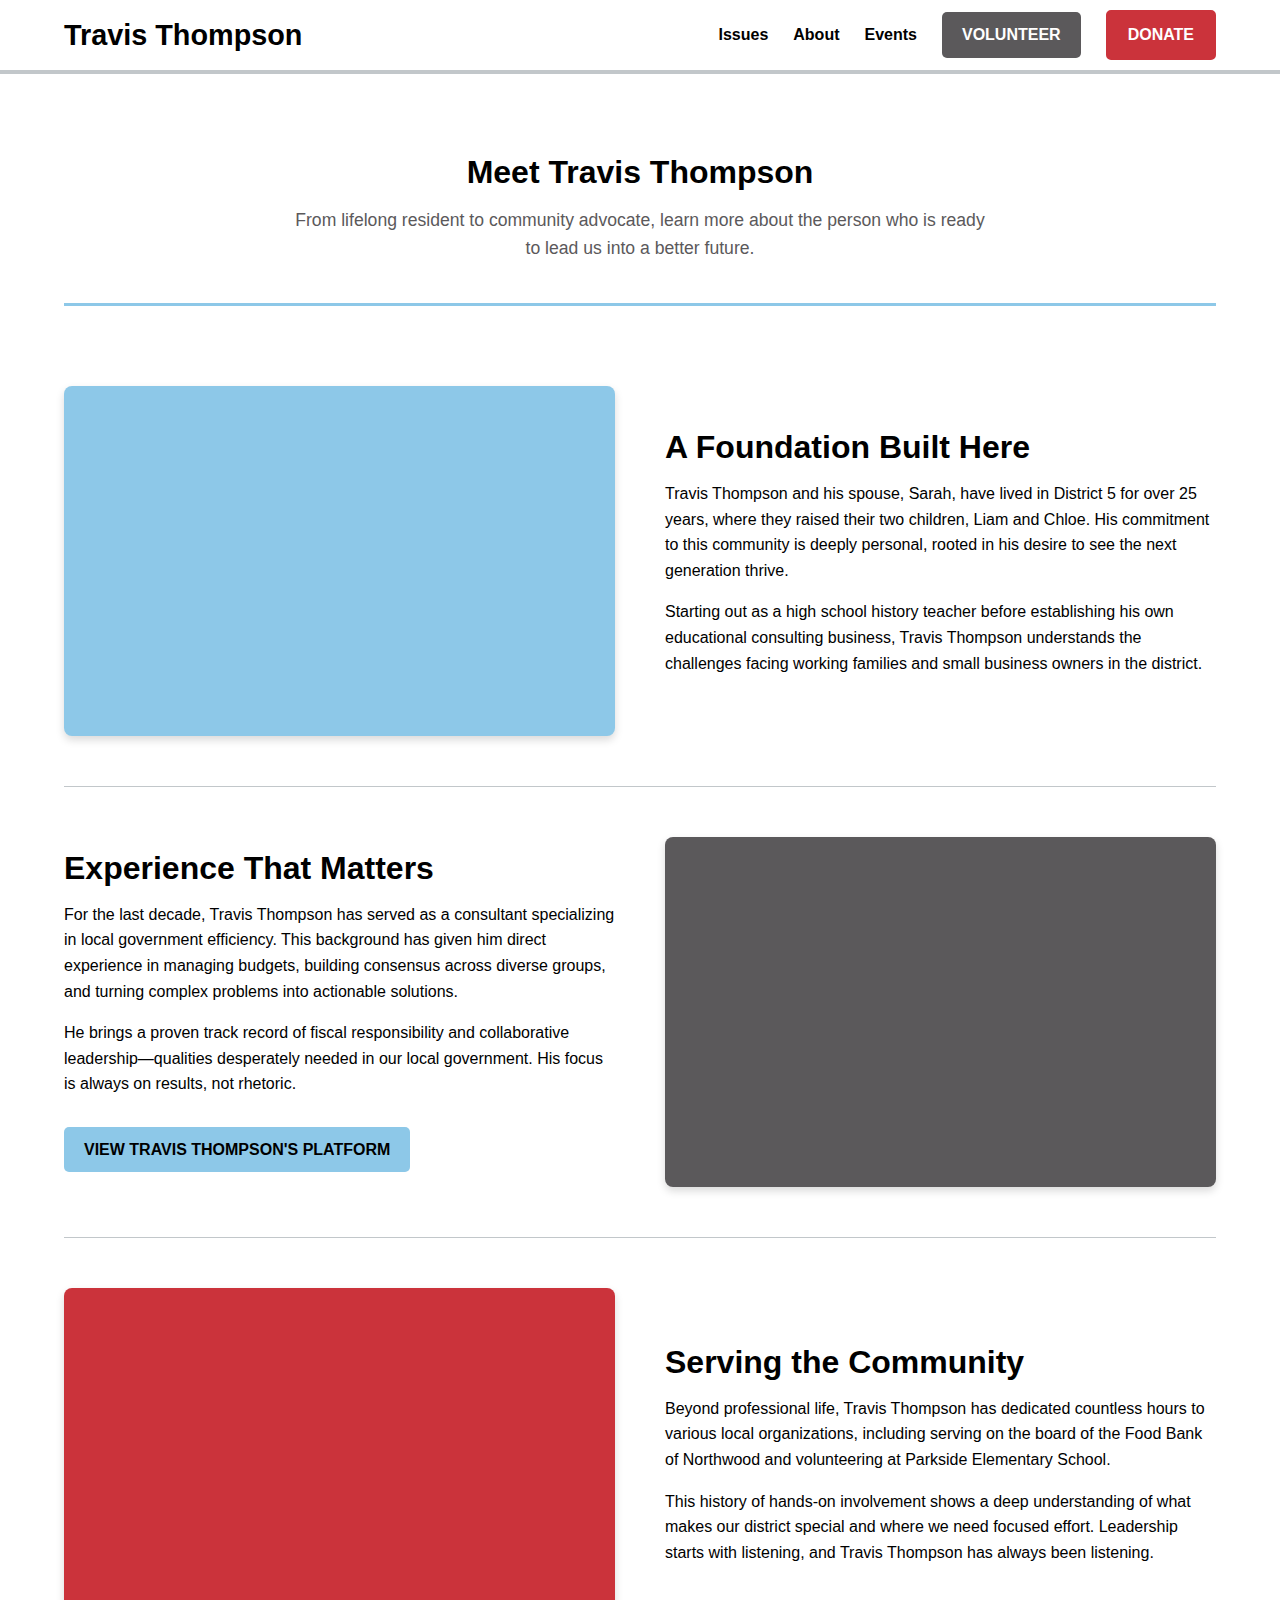
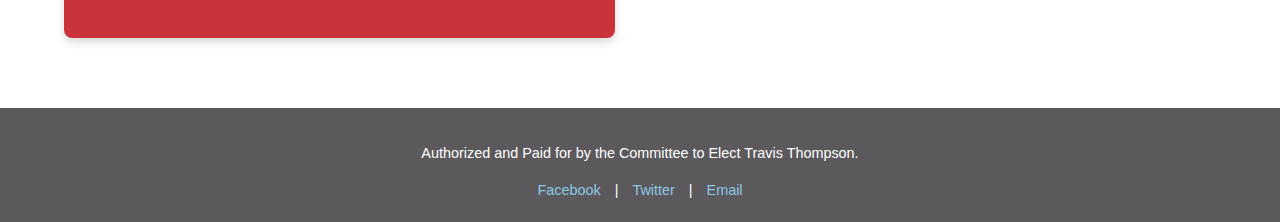
<file: about.html>
<!DOCTYPE html>
<html lang="en">
<head>
    <meta charset="UTF-8">
    <meta name="viewport" content="width=device-width, initial-scale=1.0">
    <title>About Travis Thompson | Vote Travis Thompson</title>
    <link rel="stylesheet" href="styles.css">
    <link rel="stylesheet" href="about.css"> </head>
<body>
    <header class="navbar">
        <div class="logo">
            <a href="index.html">Travis Thompson</a>
        </div>
        <nav>
            <ul>
                <li><a href="issues.html">Issues</a></li>
                <li><a href="about.html" class="active">About</a></li>
                <li><a href="#events">Events</a></li>
                <li><a href="#volunteer" class="btn btn-secondary">Volunteer</a></li>
                <li><a href="#donate" class="btn btn-primary">DONATE</a></li>
            </ul>
        </nav>
    </header>

    <main class="about-main">
        <section class="page-header">
            <h1>Meet Travis Thompson</h1>
            <p>From lifelong resident to community advocate, learn more about the person who is ready to lead us into a better future.</p>
        </section>

        <section class="bio-feature reverse-on-mobile">
            <div class="bio-image-container image-left">
                <div class="bio-image family-photo"></div>
            </div>
            <div class="bio-text-container text-right">
                <h2>A Foundation Built Here</h2>
                <p>Travis Thompson and his spouse, Sarah, have lived in District 5 for over 25 years, where they raised their two children, Liam and Chloe. His commitment to this community is deeply personal, rooted in his desire to see the next generation thrive.</p>
                <p>Starting out as a high school history teacher before establishing his own educational consulting business, Travis Thompson understands the challenges facing working families and small business owners in the district.</p>
            </div>
        </section>

        <section class="bio-feature">
            <div class="bio-text-container text-left">
                <h2>Experience That Matters</h2>
                <p>For the last decade, Travis Thompson has served as a consultant specializing in local government efficiency. This background has given him direct experience in managing budgets, building consensus across diverse groups, and turning complex problems into actionable solutions.</p>
                <p>He brings a proven track record of fiscal responsibility and collaborative leadership—qualities desperately needed in our local government. His focus is always on results, not rhetoric.</p>
                <a href="issues.html" class="btn btn-main">View Travis Thompson's Platform</a>
            </div>
            <div class="bio-image-container image-right">
                <div class="bio-image professional-photo"></div>
            </div>
        </section>

        <section class="bio-feature reverse-on-mobile">
            <div class="bio-image-container image-left">
                <div class="bio-image community-photo"></div>
            </div>
            <div class="bio-text-container text-right">
                <h2>Serving the Community</h2>
                <p>Beyond professional life, Travis Thompson has dedicated countless hours to various local organizations, including serving on the board of the Food Bank of Northwood and volunteering at Parkside Elementary School. </p>
                <p>This history of hands-on involvement shows a deep understanding of what makes our district special and where we need focused effort. Leadership starts with listening, and Travis Thompson has always been listening.</p>
            </div>
        </section>

    </main>

    <footer>
        <p>Authorized and Paid for by the Committee to Elect Travis Thompson.</p>
        <div class="social-links">
            <a href="#">Facebook</a> | 
            <a href="#">Twitter</a> | 
            <a href="#">Email</a>
        </div>
    </footer>
</body>
</html>
</file>
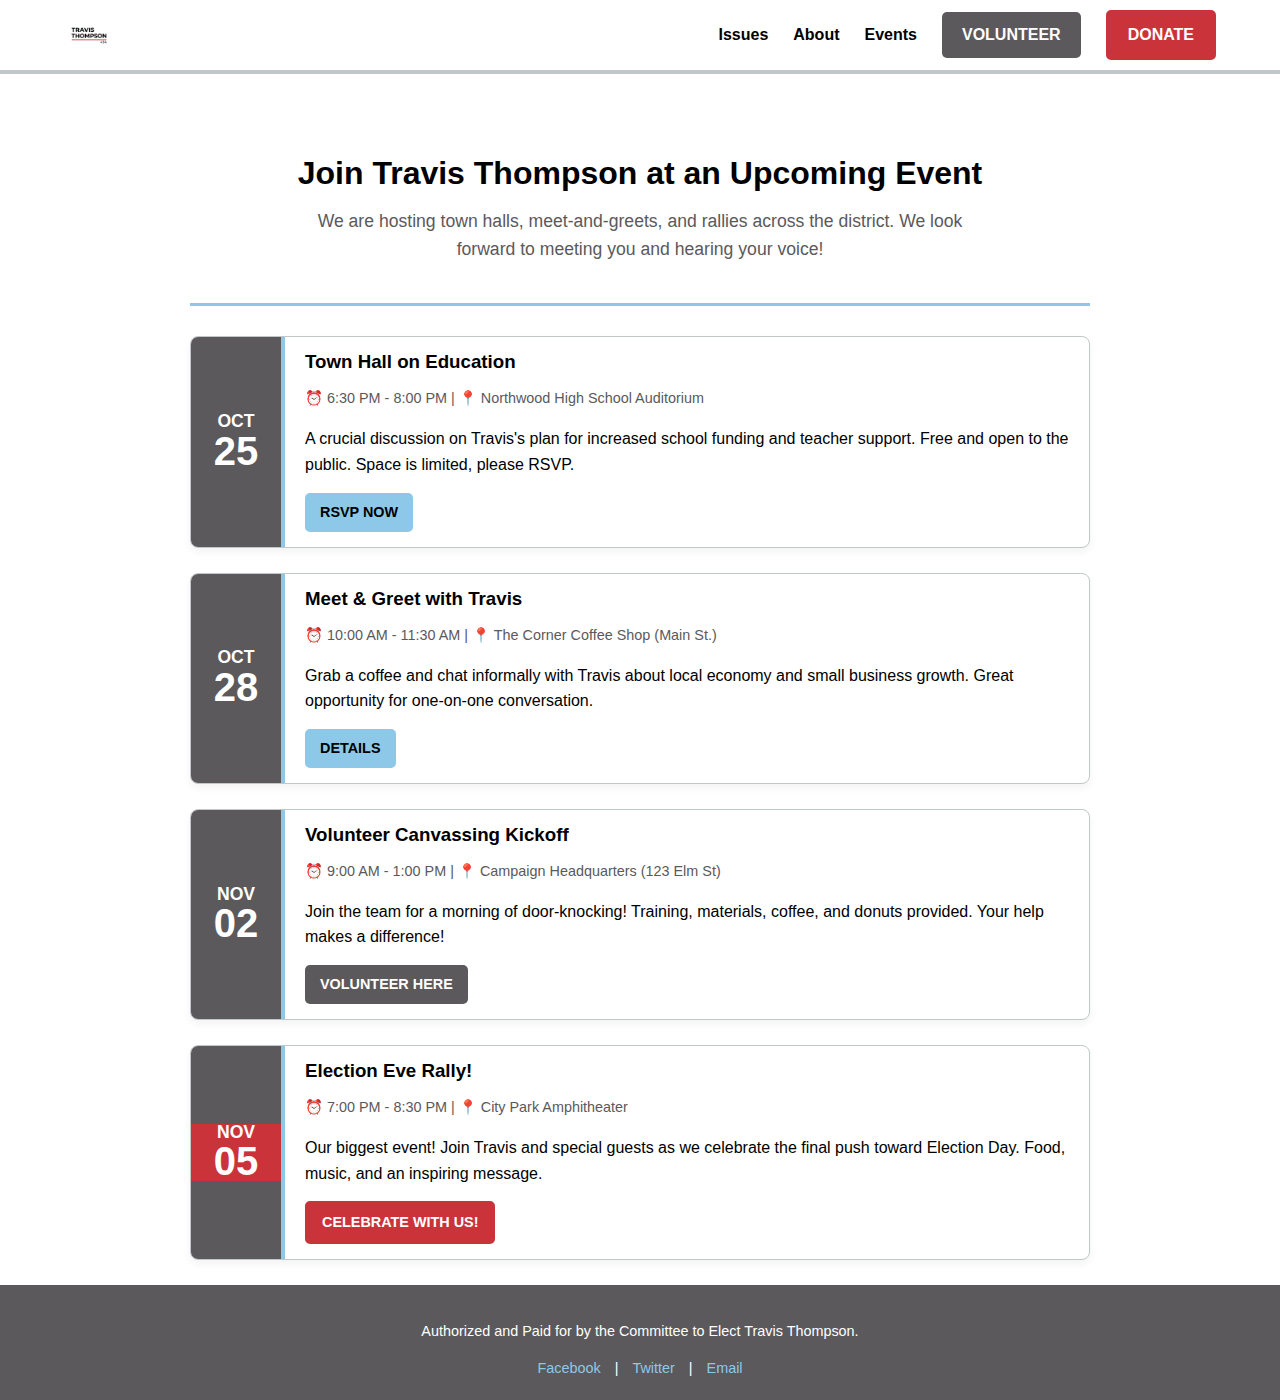
<file: events.html>
<!DOCTYPE html>
<html lang="en">
<head>
    <meta charset="UTF-8">
    <meta name="viewport" content="width=device-width, initial-scale=1.0">
    <title>Events | Vote Travis Thompson</title>
    <link rel="stylesheet" href="styles.css">
    <link rel="stylesheet" href="events.css"> </head>
<body>
    <header class="navbar">
        <div class="logo">
    <a href="index.html">
        <img src="logo.png" alt="Travis Thompson for 43A" class="header-logo">
    </a>
</div>
        <nav>
            <ul>
                <li><a href="issues.html">Issues</a></li>
                <li><a href="about.html">About</a></li>
                <li><a href="events.html" class="active">Events</a></li>
                <li><a href="volunteer.html" class="btn btn-secondary">Volunteer</a></li>
                <li><a href="#donate" class="btn btn-primary">DONATE</a></li>
            </ul>
        </nav>
    </header>

    <main class="events-main">
        <section class="page-header">
            <h1>Join Travis Thompson at an Upcoming Event</h1>
            <p>We are hosting town halls, meet-and-greets, and rallies across the district. We look forward to meeting you and hearing your voice!</p>
        </section>

        <section class="events-list">
            <div class="event-card">
                <div class="event-date">
                    <span class="month">OCT</span>
                    <span class="day">25</span>
                </div>
                <div class="event-details">
                    <h3>Town Hall on Education</h3>
                    <p class="meta">
                        <span class="time">⏰ 6:30 PM - 8:00 PM</span> | 
                        <span class="location">📍 Northwood High School Auditorium</span>
                    </p>
                    <p class="description">A crucial discussion on Travis's plan for increased school funding and teacher support. Free and open to the public. Space is limited, please RSVP.</p>
                    <a href="#" class="btn btn-main">RSVP Now</a>
                </div>
            </div>

            <div class="event-card">
                <div class="event-date">
                    <span class="month">OCT</span>
                    <span class="day">28</span>
                </div>
                <div class="event-details">
                    <h3>Meet & Greet with Travis</h3>
                    <p class="meta">
                        <span class="time">⏰ 10:00 AM - 11:30 AM</span> | 
                        <span class="location">📍 The Corner Coffee Shop (Main St.)</span>
                    </p>
                    <p class="description">Grab a coffee and chat informally with Travis about local economy and small business growth. Great opportunity for one-on-one conversation.</p>
                    <a href="#" class="btn btn-main">Details</a>
                </div>
            </div>

            <div class="event-card">
                <div class="event-date">
                    <span class="month">NOV</span>
                    <span class="day">02</span>
                </div>
                <div class="event-details">
                    <h3>Volunteer Canvassing Kickoff</h3>
                    <p class="meta">
                        <span class="time">⏰ 9:00 AM - 1:00 PM</span> | 
                        <span class="location">📍 Campaign Headquarters (123 Elm St)</span>
                    </p>
                    <p class="description">Join the team for a morning of door-knocking! Training, materials, coffee, and donuts provided. Your help makes a difference!</p>
                    <a href="volunteer.html" class="btn btn-secondary">Volunteer Here</a>
                </div>
            </div>
            
            <div class="event-card">
                <div class="event-date">
                    <span class="month" style="background-color: var(--color-red); color: var(--color-white);">NOV</span>
                    <span class="day" style="background-color: var(--color-red); color: var(--color-white);">05</span>
                </div>
                <div class="event-details">
                    <h3>Election Eve Rally!</h3>
                    <p class="meta">
                        <span class="time">⏰ 7:00 PM - 8:30 PM</span> | 
                        <span class="location">📍 City Park Amphitheater</span>
                    </p>
                    <p class="description">Our biggest event! Join Travis and special guests as we celebrate the final push toward Election Day. Food, music, and an inspiring message.</p>
                    <a href="#donate" class="btn btn-primary">Celebrate with Us!</a>
                </div>
            </div>

        </section>
    </main>

    <footer>
        <p>Authorized and Paid for by the Committee to Elect Travis Thompson.</p>
        <div class="social-links">
            <a href="#">Facebook</a> | 
            <a href="#">Twitter</a> | 
            <a href="#">Email</a>
        </div>
    </footer>
</body>
</html>
</file>
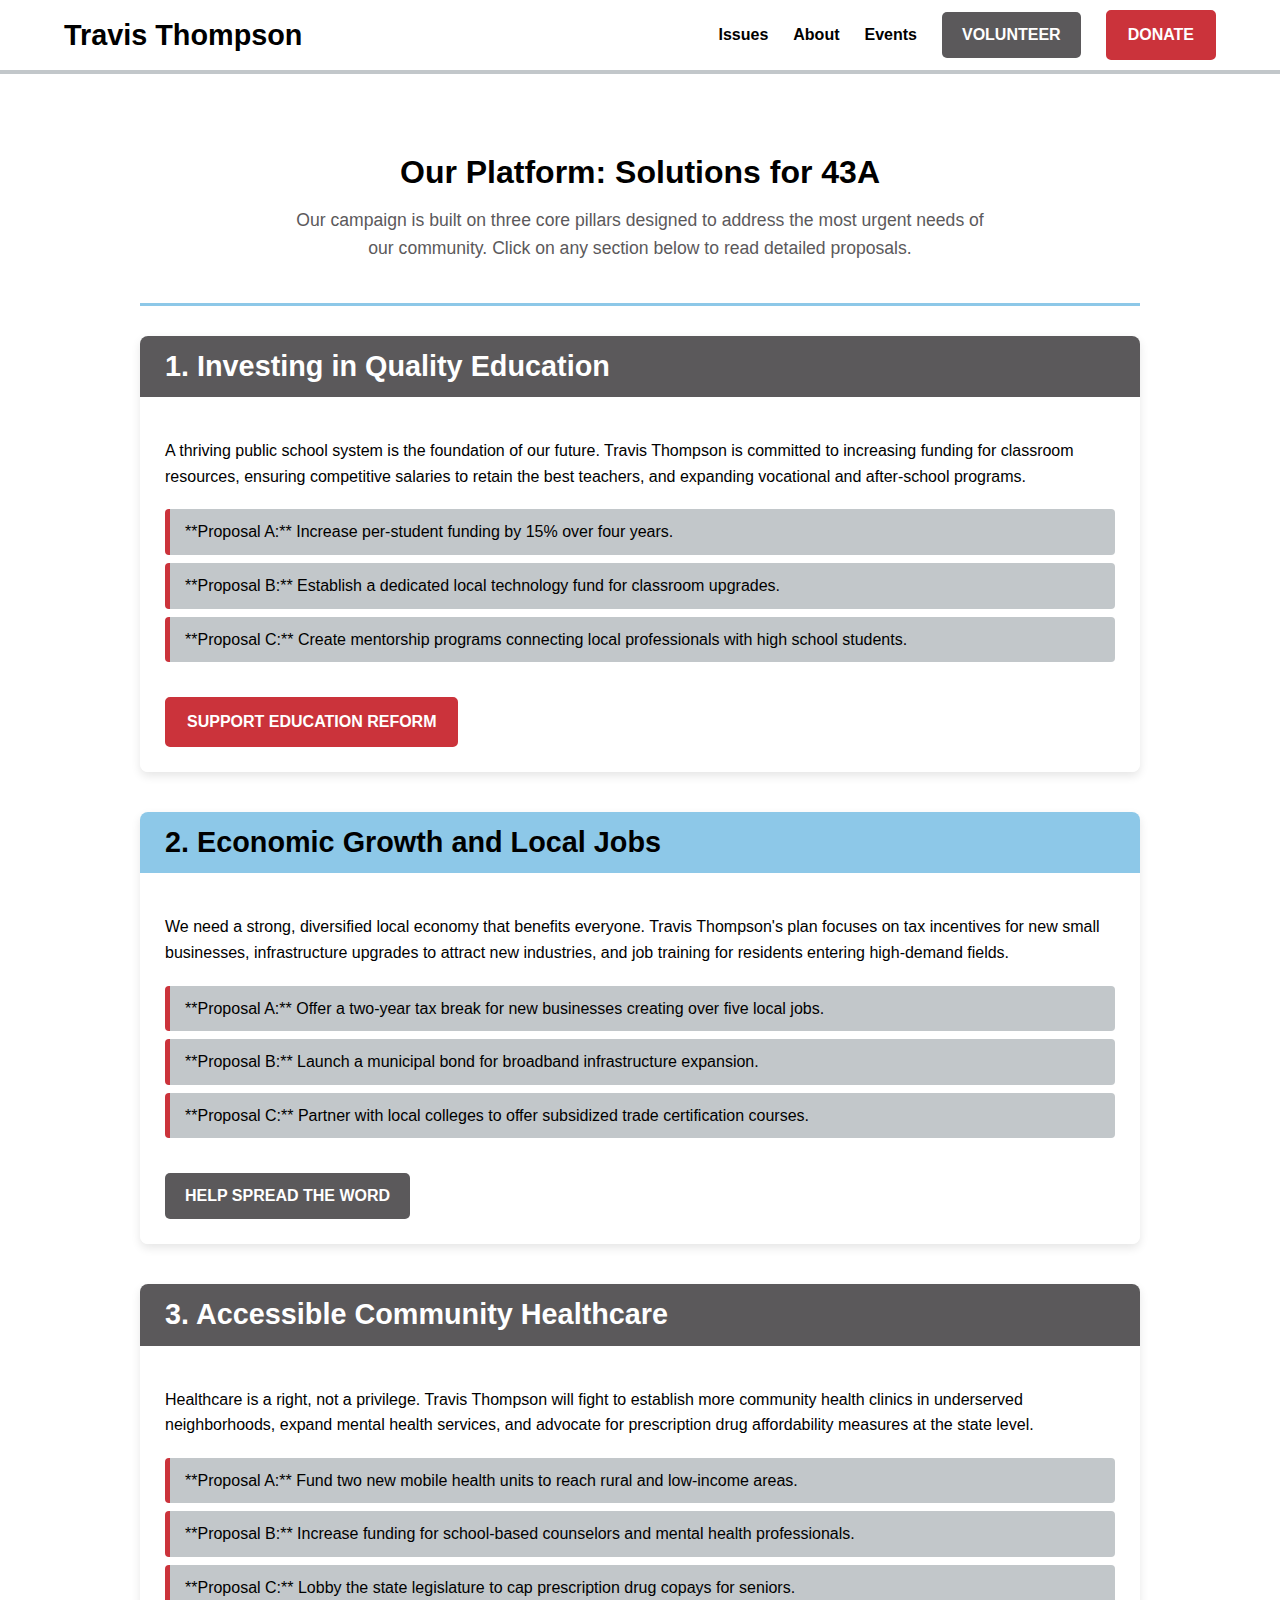
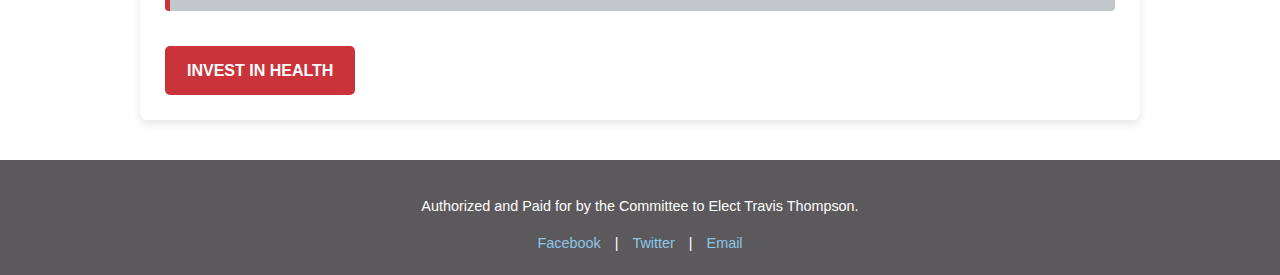
<file: issues.html>
<!DOCTYPE html>
<html lang="en">
<head>
    <meta charset="UTF-8">
    <meta name="viewport" content="width=device-width, initial-scale=1.0">
    <title>Issues | Vote Travis Thompson</title>
    <link rel="stylesheet" href="styles.css"> 
    <link rel="stylesheet" href="issues.css"> </head>
<body>
    <header class="navbar">
        <div class="logo">
            <a href="index.html">Travis Thompson</a>
        </div>
        <nav>
            <ul>
                <li><a href="issues.html" class="active">Issues</a></li>
                <li><a href="about.html">About</a></li>
                <li><a href="events.html">Events</a></li>
                <li><a href="#volunteer" class="btn btn-secondary">Volunteer</a></li>
                <li><a href="#donate" class="btn btn-primary">DONATE</a></li>
            </ul>
        </nav>
    </header>

    <main class="issues-main">
        <section class="page-header">
            <h1>Our Platform: Solutions for 43A</h1>
            <p>Our campaign is built on three core pillars designed to address the most urgent needs of our community. Click on any section below to read detailed proposals.</p>
        </section>

        <section id="education" class="issue-detail-card primary-issue">
            <div class="card-header">
                <h2>1. Investing in Quality Education</h2>
            </div>
            <div class="card-content">
                <p>A thriving public school system is the foundation of our future. Travis Thompson is committed to increasing funding for classroom resources, ensuring competitive salaries to retain the best teachers, and expanding vocational and after-school programs.</p>
                <ul>
                    <li>**Proposal A:** Increase per-student funding by 15% over four years.</li>
                    <li>**Proposal B:** Establish a dedicated local technology fund for classroom upgrades.</li>
                    <li>**Proposal C:** Create mentorship programs connecting local professionals with high school students.</li>
                </ul>
                <a href="#donate" class="btn btn-primary">Support Education Reform</a>
            </div>
        </section>

        <section id="economy" class="issue-detail-card secondary-issue">
            <div class="card-header">
                <h2>2. Economic Growth and Local Jobs</h2>
            </div>
            <div class="card-content">
                <p>We need a strong, diversified local economy that benefits everyone. Travis Thompson's plan focuses on tax incentives for new small businesses, infrastructure upgrades to attract new industries, and job training for residents entering high-demand fields.</p>
                <ul>
                    <li>**Proposal A:** Offer a two-year tax break for new businesses creating over five local jobs.</li>
                    <li>**Proposal B:** Launch a municipal bond for broadband infrastructure expansion.</li>
                    <li>**Proposal C:** Partner with local colleges to offer subsidized trade certification courses.</li>
                </ul>
                <a href="#volunteer" class="btn btn-secondary">Help Spread the Word</a>
            </div>
        </section>

        <section id="healthcare" class="issue-detail-card primary-issue">
            <div class="card-header">
                <h2>3. Accessible Community Healthcare</h2>
            </div>
            <div class="card-content">
                <p>Healthcare is a right, not a privilege. Travis Thompson will fight to establish more community health clinics in underserved neighborhoods, expand mental health services, and advocate for prescription drug affordability measures at the state level.</p>
                <ul>
                    <li>**Proposal A:** Fund two new mobile health units to reach rural and low-income areas.</li>
                    <li>**Proposal B:** Increase funding for school-based counselors and mental health professionals.</li>
                    <li>**Proposal C:** Lobby the state legislature to cap prescription drug copays for seniors.</li>
                </ul>
                <a href="#donate" class="btn btn-primary">Invest in Health</a>
            </div>
        </section>
    </main>

    <footer>
        <p>Authorized and Paid for by the Committee to Elect Travis Thompson.</p>
        <div class="social-links">
            <a href="#">Facebook</a> | 
            <a href="#">Twitter</a> | 
            <a href="#">Email</a>
        </div>
    </footer>
</body>
</html>
</file>
<file: styles.css>
/* --- Color Variables for Easy Reference --- */
:root {
    --color-light-blue: #8DC8E8;
    --color-light-gray: #C2C7CA;
    --color-black: #000000;
    --color-red: #CB333B; /* Primary CTA */
    --color-dark-gray: #5b595b; /* Footer/Secondary text */
    --color-white: #ffffff;
}

/* --- Global Styles & Typography --- */
body {
    font-family: Arial, sans-serif;
    margin: 0;
    padding: 0;
    background-color: var(--color-white);
    color: var(--color-black);
    line-height: 1.6;
}

h1, h2, h3 {
    color: var(--color-black);
    margin-bottom: 0.5em;
    line-height: 1.1;
}

/* --- Navigation Bar (Header) --- */
.navbar {
    display: flex;
    justify-content: space-between;
    align-items: center;
    padding: 15px 5%;
    background-color: var(--color-white);
    border-bottom: 4px solid var(--color-light-gray);
    position: sticky;
    top: 0;
    z-index: 100;
}

.logo a {
    font-size: 1.8em;
    font-weight: bold;
    color: var(--color-black);
    text-decoration: none;
}

nav ul {
    list-style: none;
    display: flex;
    margin: 0;
    padding: 0;
    align-items: center;
}

nav li {
    margin-left: 25px;
}

nav li a:not(.btn) {
    color: var(--color-black);
    text-decoration: none;
    font-weight: bold;
    padding: 5px 0;
}

nav li a:not(.btn):hover {
    color: var(--color-light-blue);
    border-bottom: 2px solid var(--color-light-blue);
}

/* --- Buttons (Call to Action) --- */
.btn {
    padding: 10px 20px;
    text-decoration: none;
    border-radius: 5px;
    font-weight: bold;
    text-transform: uppercase;
    transition: background-color 0.3s;
    display: inline-block;
}

.btn-primary { /* DONATE button */
    background-color: var(--color-red);
    color: var(--color-white);
    border: 2px solid var(--color-red);
}

.btn-primary:hover {
    background-color: var(--color-white);
    color: var(--color-red);
}

.btn-secondary { /* Volunteer button */
    background-color: var(--color-dark-gray);
    color: var(--color-white);
}

.btn-secondary:hover {
    background-color: var(--color-black);
}

.btn-main { /* View Platform button */
    background-color: var(--color-light-blue);
    color: var(--color-black);
    margin-right: 15px;
}

.btn-main:hover {
    background-color: var(--color-light-gray);
}

/* --- Hero Section (Banner) --- */
.hero {
    background-color: var(--color-light-blue);
    background-image: url('placeholder_image.jpg'); /* Replace with a candidate image */
    background-size: cover;
    background-position: center;
    min-height: 400px;
    display: flex;
    align-items: center;
    justify-content: flex-start;
    color: var(--color-black);
    padding: 0 5%;
}

.hero-content {
    max-width: 600px;
    padding: 20px;
    background: rgba(255, 255, 255, 0.8); /* Slight overlay for readability */
    border-radius: 10px;
}

.hero h1 {
    font-size: 3em;
}

.hero p {
    font-size: 1.2em;
    margin-bottom: 25px;
}

/* --- Content Sections --- */
.content-section {
    padding: 50px 5%;
    max-width: 1200px;
    margin: 0 auto;
    text-align: center;
}

.content-section h2 {
    font-size: 2.5em;
    margin-bottom: 30px;
    border-bottom: 2px solid var(--color-light-gray);
    display: inline-block;
    padding-bottom: 5px;
}

/* --- Issue Grid --- */
.issue-grid {
    display: flex;
    justify-content: space-around;
    gap: 30px;
    margin-top: 40px;
}

.issue-card {
    flex: 1;
    padding: 20px;
    background-color: var(--color-light-gray);
    border-radius: 8px;
    box-shadow: 0 4px 6px rgba(0,0,0,0.1);
    text-align: left;
}

.issue-card-link {
    text-decoration: none; /* Remove underline */
    color: inherit; /* Inherit text color from body */
    flex: 1; /* Maintain flexible sizing */
    display: block; /* Ensure the link takes full card size */
    transition: transform 0.3s, box-shadow 0.3s;
}
.issue-card-link,
.issue-card-link:hover,
.issue-card-link:focus,
.issue-card-link:active {
    text-decoration: none; /* Explicitly remove the underline in all states */
    color: var(--color-black); /* Force the text color to black in all states */
}
/* --- Candidate Bio Section --- */
.bio-section {
    display: flex;
    align-items: center;
    gap: 40px;
    text-align: left;
    background-color: var(--color-light-blue);
    padding: 60px 5%;
}

.bio-text {
    flex: 2;
}

.bio-image {
    flex: 1;
    min-height: 250px;
    background-color: var(--color-dark-gray); /* Placeholder color for image */
    border-radius: 10px;
}

/* --- Footer --- */
footer {
    background-color: var(--color-dark-gray);
    color: var(--color-white);
    padding: 20px;
    text-align: center;
    font-size: 0.9em;
}

.social-links a {
    color: var(--color-light-blue);
    text-decoration: none;
    margin: 0 10px;
}

/* --- Responsive Adjustments --- */
@media (max-width: 900px) {
    .issue-grid {
        flex-direction: column;
    }

    .bio-section {
        flex-direction: column-reverse; /* Put text above image on small screens */
    }
    
    .bio-image {
        width: 80%;
    }
}

@media (max-width: 700px) {
    .navbar {
        flex-direction: column;
        align-items: flex-start;
    }
    
    .logo {
        margin-bottom: 10px;
    }

    nav ul {
        flex-wrap: wrap;
        justify-content: flex-start;
    }
    
    nav li {
        margin: 5px 10px 5px 0;
    }

    .hero h1 {
        font-size: 2em;
    }
    
    .cta-group {
        display: flex;
        flex-direction: column;
    }

    .btn-main {
        margin-right: 0;
        margin-bottom: 10px;
    }
}

/* --- Header Logo Styling --- */
.header-logo {
    height: 125px; /* Adjust height as needed to fit your navigation bar */
    width: auto; /* Maintain aspect ratio */
    vertical-align: middle; /* Align nicely with other potential nav elements */
}

/* Optional: Adjust navbar padding if logo height changed overall header height */
.navbar {
    padding: 2px 1%; /* Example: slightly less vertical padding if logo is tall */
}

/* --- Volunteer Page Specific Styles --- */

/* Ensures content is centered and contained */
.volunteer-main {
    max-width: 800px; /* Slightly wider to accommodate the form embed */
    margin: 20px auto;
    padding: 0 5%;
}

/* Header for the Volunteer Page */
.page-header {
    text-align: center;
    padding: 40px 0;
    margin-bottom: 30px;
    border-bottom: 3px solid var(--color-red); /* #CB333B for urgency */
}

.page-header p {
    font-size: 1.1em;
    color: var(--color-dark-gray); /* #5b595b */
    max-width: 700px;
    margin: 15px auto 0;
}

/* Form Container Styling */
.form-container {
    background-color: var(--color-light-gray); /* #C2C7CA - subtle background for the form block */
    padding: 20px;
    border-radius: 8px;
    box-shadow: 0 4px 10px rgba(0, 0, 0, 0.1);
}

/* Embedded Google Form */
.google-form-embed {
    width: 100%;
    /* Google Forms usually handle their own responsiveness inside the iframe, 
       but setting the width to 100% ensures it fills the container. */
}

.disclaimer {
    font-size: 0.85em;
    color: var(--color-dark-gray);
    margin-top: 20px;
    text-align: center;
}



/* Optional: Adjust navbar padding if logo height changed overall header height */
.navbar {
    padding: 10px 5%; /* Example: slightly less vertical padding if logo is tall */
}

/* --- Issues Page Specific Styles --- */

/* Ensures content is centered and contained */
.issues-main {
    max-width: 1000px;
    margin: 20px auto;
    padding: 0 5%;
}

/* Header for the Issues Page */
.page-header {
    text-align: center;
    padding: 40px 0;
    margin-bottom: 30px;
    border-bottom: 3px solid var(--color-light-blue); /* #8DC8E8 */
}

.page-header p {
    font-size: 1.1em;
    color: var(--color-dark-gray); /* #5b595b */
    max-width: 700px;
    margin: 15px auto 0;
}

/* Individual Issue Cards */
.issue-detail-card {
    margin-bottom: 40px;
    border-radius: 8px;
    overflow: hidden;
    box-shadow: 0 4px 10px rgba(0, 0, 0, 0.1);
}

/* Styling for the alternating issue card headers */
.primary-issue .card-header {
    background-color: var(--color-dark-gray); /* #5b595b - Darker background for contrast */
    color: var(--color-white);
    padding: 15px 25px;
}

.secondary-issue .card-header {
    background-color: var(--color-light-blue); /* #8DC8E8 - Lighter background */
    color: var(--color-black);
    padding: 15px 25px;
}

.issue-detail-card h2 {
    margin: 0;
    color: inherit; /* Inherits color from the card-header */
    font-size: 1.8em;
}

.card-content {
    padding: 25px;
    background-color: var(--color-white);
}

.card-content ul {
    list-style-type: none;
    padding: 0;
    margin: 20px 0;
}

.card-content ul li {
    background: var(--color-light-gray); /* #C2C7CA - Subtle bullet background */
    margin-bottom: 8px;
    padding: 10px 15px;
    border-left: 5px solid var(--color-red); /* #CB333B - Bold accent line */
    border-radius: 4px;
}

/* Spacing for buttons */
.card-content .btn {
    margin-top: 15px;
}

/* Responsive adjustments for smaller screens */
@media (max-width: 600px) {
    .issue-detail-card h2 {
        font-size: 1.5em;
    }
}



/* Optional: Adjust navbar padding if logo height changed overall header height */
.navbar {
    padding: 10px 5%; /* Example: slightly less vertical padding if logo is tall */
}

/* --- Events Page Specific Styles --- */

/* Ensures content is centered and contained */
.events-main {
    max-width: 900px;
    margin: 20px auto;
    padding: 0 5%;
}

/* Header for the Events Page */
.page-header {
    text-align: center;
    padding: 40px 0;
    margin-bottom: 30px;
    border-bottom: 3px solid var(--color-light-blue); /* #8DC8E8 */
}

.page-header p {
    font-size: 1.1em;
    color: var(--color-dark-gray); /* #5b595b */
    max-width: 700px;
    margin: 15px auto 0;
}

/* --- Event Card Layout --- */
.event-card {
    display: flex;
    background-color: var(--color-white);
    border: 1px solid var(--color-light-gray); /* #C2C7CA */
    border-radius: 8px;
    box-shadow: 0 4px 8px rgba(0, 0, 0, 0.05);
    margin-bottom: 25px;
    overflow: hidden;
    transition: transform 0.3s;
}

.event-card:hover {
    transform: translateY(-3px);
    box-shadow: 0 6px 12px rgba(0, 0, 0, 0.1);
}

/* --- Date Column (Left) --- */
.event-date {
    flex-shrink: 0; /* Prevents date column from shrinking */
    width: 90px;
    background-color: var(--color-dark-gray); /* #5b595b */
    color: var(--color-white);
    text-align: center;
    padding: 15px 0;
    display: flex;
    flex-direction: column;
    justify-content: center;
    border-right: 4px solid var(--color-light-blue); /* #8DC8E8 accent */
}

.event-date .month {
    font-size: 1.1em;
    font-weight: bold;
    line-height: 1;
}

.event-date .day {
    font-size: 2.5em;
    font-weight: bold;
    line-height: 1;
}

/* --- Details Column (Right) --- */
.event-details {
    padding: 15px 20px;
    flex-grow: 1;
}

.event-details h3 {
    margin-top: 0;
    color: var(--color-black);
}

.event-details .meta {
    font-size: 0.9em;
    color: var(--color-dark-gray); /* #5b595b */
    margin-bottom: 10px;
}

.event-details .description {
    margin-bottom: 15px;
}

/* Style the buttons specifically for the details column */
.event-details .btn {
    padding: 8px 15px;
    font-size: 0.9em;
}

/* Responsive adjustments */
@media (max-width: 600px) {
    .event-card {
        flex-direction: column;
    }
    
    .event-date {
        width: 100%;
        flex-direction: row;
        justify-content: flex-start;
        padding: 10px 20px;
        border-right: none;
        border-bottom: 4px solid var(--color-light-blue);
    }
    
    .event-date .month {
        margin-right: 10px;
    }
    
    .event-date .day {
        font-size: 2em;
    }

    .event-details {
        padding: 15px;
    }
}



/* Optional: Adjust navbar padding if logo height changed overall header height */
.navbar {
    padding: 10px 5%; /* Example: slightly less vertical padding if logo is tall */
}

/* --- About Page Specific Styles --- */

/* Ensures content is centered and contained */
.about-main {
    max-width: 1200px;
    margin: 20px auto;
    padding: 0 5%;
}

/* Header for the About Page */
.page-header {
    text-align: center;
    padding: 40px 0;
    margin-bottom: 30px;
    border-bottom: 3px solid var(--color-light-blue); /* #8DC8E8 */
}

.page-header p {
    font-size: 1.1em;
    color: var(--color-dark-gray); /* #5b595b */
    max-width: 700px;
    margin: 15px auto 0;
}

/* --- Core Feature Layout (Text and Image) --- */
.bio-feature {
    display: flex;
    align-items: center; /* Vertically align content */
    gap: 50px;
    padding: 50px 0;
    border-bottom: 1px solid var(--color-light-gray); /* #C2C7CA subtle separator */
}

.bio-feature:last-of-type {
    border-bottom: none; /* Remove border from the last section */
}

.bio-image-container,
.bio-text-container {
    flex: 1; /* Both containers take up equal space */
}

.bio-image {
    width: 100%;
    height: 350px; /* Fixed height for visual consistency */
    background-color: var(--color-light-gray); /* Placeholder color */
    border-radius: 8px;
    box-shadow: 0 4px 8px rgba(0, 0, 0, 0.15);
    background-size: cover;
    background-position: center;
}

/* Different placeholder backgrounds to represent different photos */
.family-photo {
    background-color: var(--color-light-blue); /* #8DC8E8 */
}
.professional-photo {
    background-color: var(--color-dark-gray); /* #5b595b */
}
.community-photo {
    background-color: var(--color-red); /* #CB333B */
}

.bio-text-container h2 {
    font-size: 2em;
    color: var(--color-black);
    margin-top: 0;
}

.bio-text-container p {
    margin-bottom: 15px;
}

.bio-text-container .btn {
    margin-top: 15px;
}

/* --- Responsive Layout Adjustments --- */
@media (max-width: 850px) {
    .bio-feature {
        flex-direction: column; /* Stack image and text vertically */
        gap: 20px;
    }

    /* For sections that need the text to appear above the image on mobile */
    .reverse-on-mobile {
        flex-direction: column-reverse;
    }

    .bio-image {
        height: 250px; /* Reduce image height on mobile */
    }
}
</file>
<file: about.css>
/* --- About Page Specific Styles --- */

/* Ensures content is centered and contained */
.about-main {
    max-width: 1200px;
    margin: 20px auto;
    padding: 0 5%;
}

/* Header for the About Page */
.page-header {
    text-align: center;
    padding: 40px 0;
    margin-bottom: 30px;
    border-bottom: 3px solid var(--color-light-blue); /* #8DC8E8 */
}

.page-header p {
    font-size: 1.1em;
    color: var(--color-dark-gray); /* #5b595b */
    max-width: 700px;
    margin: 15px auto 0;
}

/* --- Core Feature Layout (Text and Image) --- */
.bio-feature {
    display: flex;
    align-items: center; /* Vertically align content */
    gap: 50px;
    padding: 50px 0;
    border-bottom: 1px solid var(--color-light-gray); /* #C2C7CA subtle separator */
}

.bio-feature:last-of-type {
    border-bottom: none; /* Remove border from the last section */
}

.bio-image-container,
.bio-text-container {
    flex: 1; /* Both containers take up equal space */
}

.bio-image {
    width: 100%;
    height: 350px; /* Fixed height for visual consistency */
    background-color: var(--color-light-gray); /* Placeholder color */
    border-radius: 8px;
    box-shadow: 0 4px 8px rgba(0, 0, 0, 0.15);
    background-size: cover;
    background-position: center;
}

/* Different placeholder backgrounds to represent different photos */
.family-photo {
    background-color: var(--color-light-blue); /* #8DC8E8 */
}
.professional-photo {
    background-color: var(--color-dark-gray); /* #5b595b */
}
.community-photo {
    background-color: var(--color-red); /* #CB333B */
}

.bio-text-container h2 {
    font-size: 2em;
    color: var(--color-black);
    margin-top: 0;
}

.bio-text-container p {
    margin-bottom: 15px;
}

.bio-text-container .btn {
    margin-top: 15px;
}

/* --- Responsive Layout Adjustments --- */
@media (max-width: 850px) {
    .bio-feature {
        flex-direction: column; /* Stack image and text vertically */
        gap: 20px;
    }

    /* For sections that need the text to appear above the image on mobile */
    .reverse-on-mobile {
        flex-direction: column-reverse;
    }

    .bio-image {
        height: 250px; /* Reduce image height on mobile */
    }
}
</file>
<file: events.css>
/* --- Events Page Specific Styles --- */

/* Ensures content is centered and contained */
.events-main {
    max-width: 900px;
    margin: 20px auto;
    padding: 0 5%;
}

/* Header for the Events Page */
.page-header {
    text-align: center;
    padding: 40px 0;
    margin-bottom: 30px;
    border-bottom: 3px solid var(--color-light-blue); /* #8DC8E8 */
}

.page-header p {
    font-size: 1.1em;
    color: var(--color-dark-gray); /* #5b595b */
    max-width: 700px;
    margin: 15px auto 0;
}

/* --- Event Card Layout --- */
.event-card {
    display: flex;
    background-color: var(--color-white);
    border: 1px solid var(--color-light-gray); /* #C2C7CA */
    border-radius: 8px;
    box-shadow: 0 4px 8px rgba(0, 0, 0, 0.05);
    margin-bottom: 25px;
    overflow: hidden;
    transition: transform 0.3s;
}

.event-card:hover {
    transform: translateY(-3px);
    box-shadow: 0 6px 12px rgba(0, 0, 0, 0.1);
}

/* --- Date Column (Left) --- */
.event-date {
    flex-shrink: 0; /* Prevents date column from shrinking */
    width: 90px;
    background-color: var(--color-dark-gray); /* #5b595b */
    color: var(--color-white);
    text-align: center;
    padding: 15px 0;
    display: flex;
    flex-direction: column;
    justify-content: center;
    border-right: 4px solid var(--color-light-blue); /* #8DC8E8 accent */
}

.event-date .month {
    font-size: 1.1em;
    font-weight: bold;
    line-height: 1;
}

.event-date .day {
    font-size: 2.5em;
    font-weight: bold;
    line-height: 1;
}

/* --- Details Column (Right) --- */
.event-details {
    padding: 15px 20px;
    flex-grow: 1;
}

.event-details h3 {
    margin-top: 0;
    color: var(--color-black);
}

.event-details .meta {
    font-size: 0.9em;
    color: var(--color-dark-gray); /* #5b595b */
    margin-bottom: 10px;
}

.event-details .description {
    margin-bottom: 15px;
}

/* Style the buttons specifically for the details column */
.event-details .btn {
    padding: 8px 15px;
    font-size: 0.9em;
}

/* Responsive adjustments */
@media (max-width: 600px) {
    .event-card {
        flex-direction: column;
    }
    
    .event-date {
        width: 100%;
        flex-direction: row;
        justify-content: flex-start;
        padding: 10px 20px;
        border-right: none;
        border-bottom: 4px solid var(--color-light-blue);
    }
    
    .event-date .month {
        margin-right: 10px;
    }
    
    .event-date .day {
        font-size: 2em;
    }

    .event-details {
        padding: 15px;
    }
}

/* --- Header Logo Styling --- */
.header-logo {
    height: 50px; /* Adjust height as needed to fit your navigation bar */
    width: auto; /* Maintain aspect ratio */
    vertical-align: middle; /* Align nicely with other potential nav elements */
}

/* Optional: Adjust navbar padding if logo height changed overall header height */
.navbar {
    padding: 10px 5%; /* Example: slightly less vertical padding if logo is tall */
}
</file>
<file: issues.css>
/* --- Issues Page Specific Styles --- */

/* Ensures content is centered and contained */
.issues-main {
    max-width: 1000px;
    margin: 20px auto;
    padding: 0 5%;
}

/* Header for the Issues Page */
.page-header {
    text-align: center;
    padding: 40px 0;
    margin-bottom: 30px;
    border-bottom: 3px solid var(--color-light-blue); /* #8DC8E8 */
}

.page-header p {
    font-size: 1.1em;
    color: var(--color-dark-gray); /* #5b595b */
    max-width: 700px;
    margin: 15px auto 0;
}

/* Individual Issue Cards */
.issue-detail-card {
    margin-bottom: 40px;
    border-radius: 8px;
    overflow: hidden;
    box-shadow: 0 4px 10px rgba(0, 0, 0, 0.1);
}

/* Styling for the alternating issue card headers */
.primary-issue .card-header {
    background-color: var(--color-dark-gray); /* #5b595b - Darker background for contrast */
    color: var(--color-white);
    padding: 15px 25px;
}

.secondary-issue .card-header {
    background-color: var(--color-light-blue); /* #8DC8E8 - Lighter background */
    color: var(--color-black);
    padding: 15px 25px;
}

.issue-detail-card h2 {
    margin: 0;
    color: inherit; /* Inherits color from the card-header */
    font-size: 1.8em;
}

.card-content {
    padding: 25px;
    background-color: var(--color-white);
}

.card-content ul {
    list-style-type: none;
    padding: 0;
    margin: 20px 0;
}

.card-content ul li {
    background: var(--color-light-gray); /* #C2C7CA - Subtle bullet background */
    margin-bottom: 8px;
    padding: 10px 15px;
    border-left: 5px solid var(--color-red); /* #CB333B - Bold accent line */
    border-radius: 4px;
}

/* Spacing for buttons */
.card-content .btn {
    margin-top: 15px;
}

/* Responsive adjustments for smaller screens */
@media (max-width: 600px) {
    .issue-detail-card h2 {
        font-size: 1.5em;
    }
}

/* --- Header Logo Styling --- */
.header-logo {
    height: 50px; /* Adjust height as needed to fit your navigation bar */
    width: auto; /* Maintain aspect ratio */
    vertical-align: middle; /* Align nicely with other potential nav elements */
}

/* Optional: Adjust navbar padding if logo height changed overall header height */
.navbar {
    padding: 10px 5%; /* Example: slightly less vertical padding if logo is tall */
}
</file>
